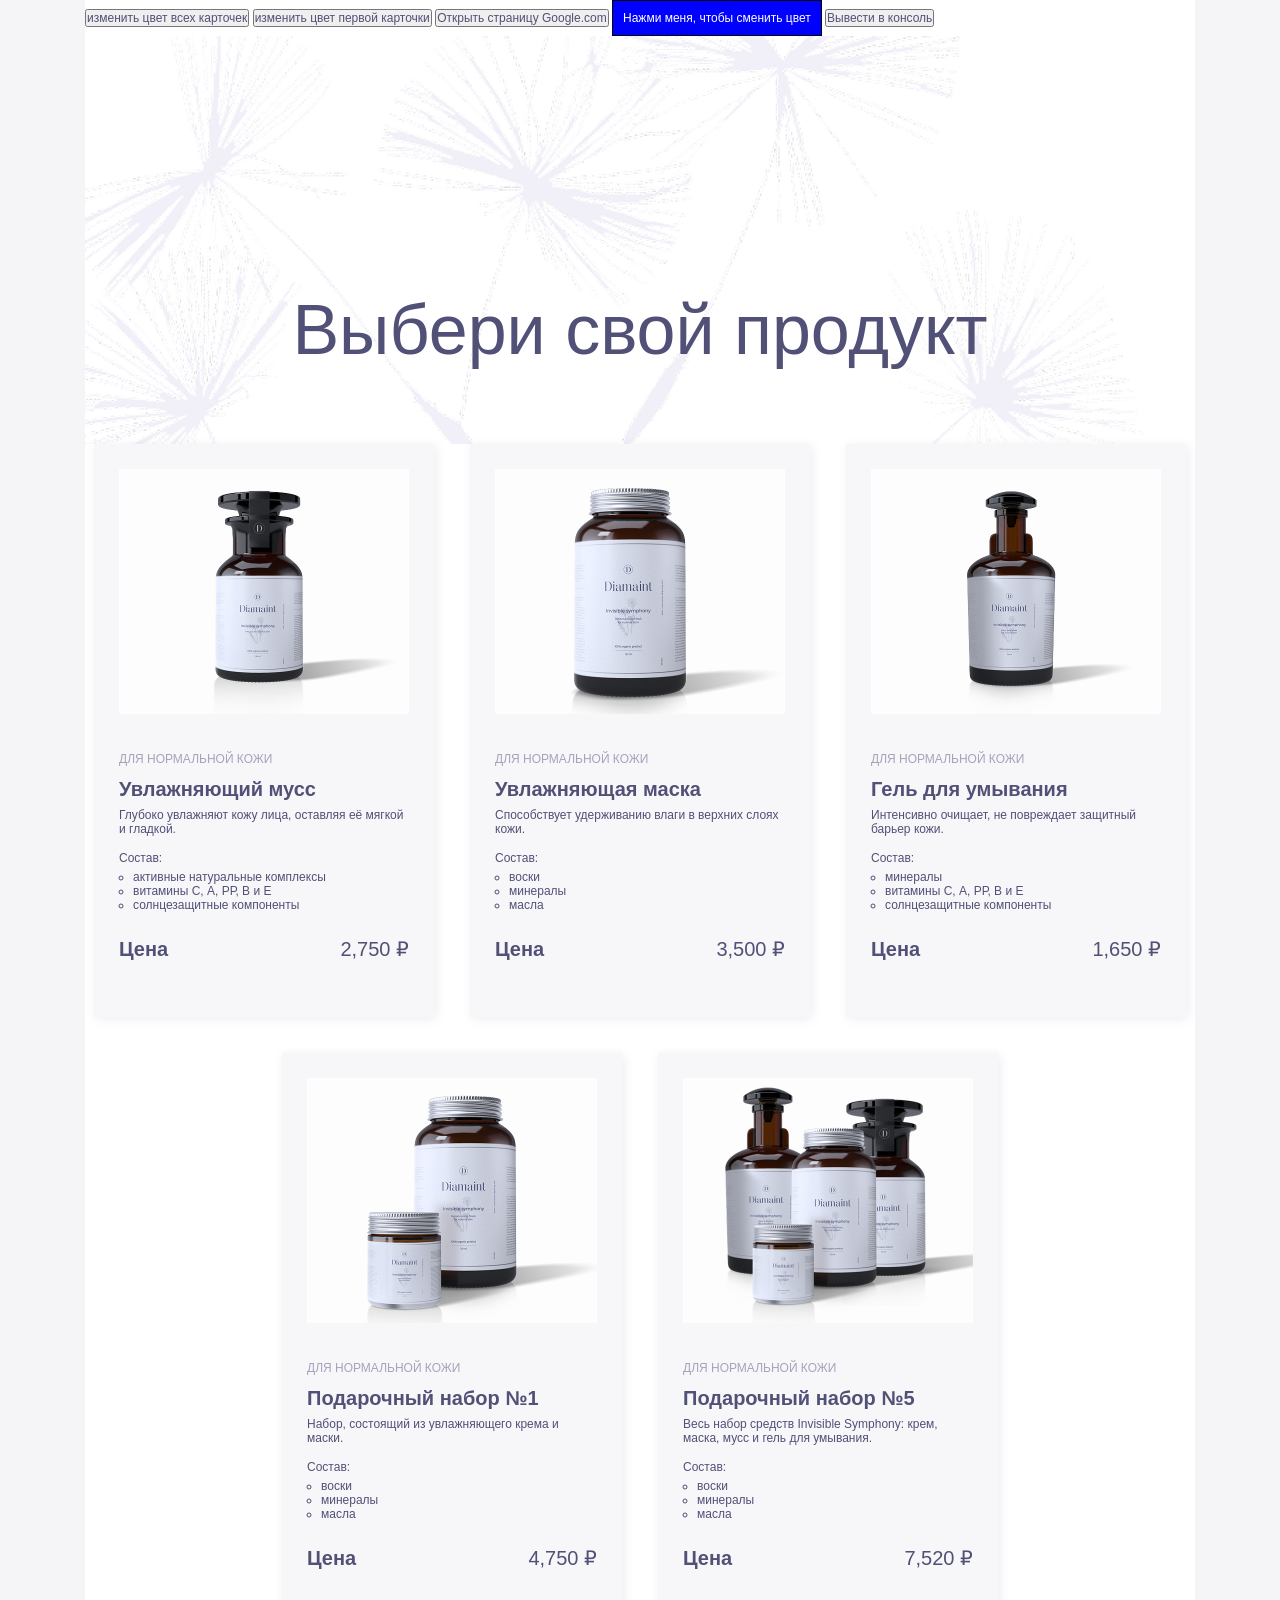
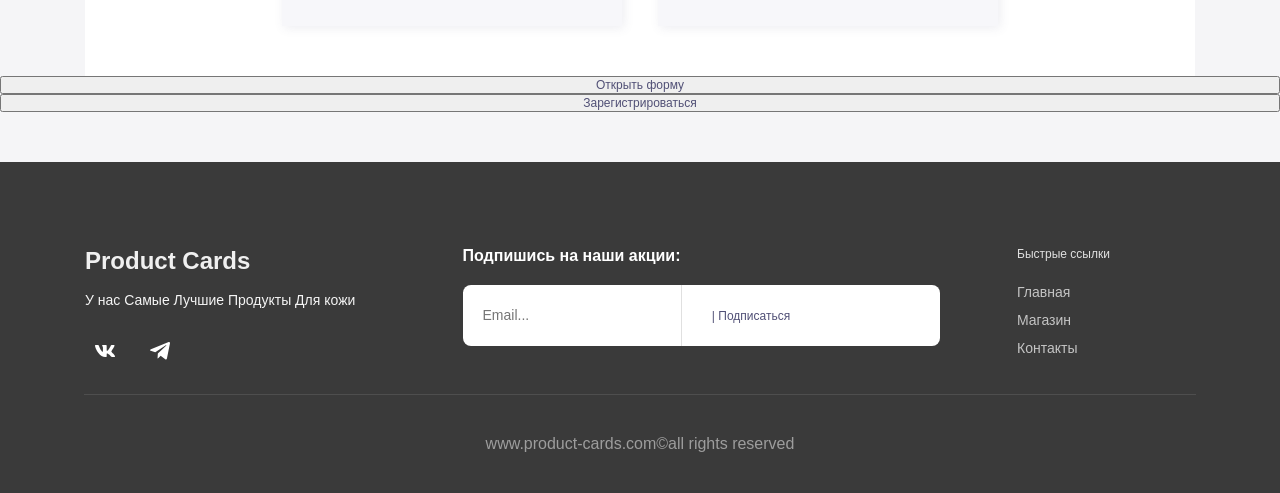
<file: index.html>
<!doctype html>
<head>
<meta charset="UTF-8" />
    <meta name="viewport" content="width=device-width, initial-scale=1.0" />
    <title>product-card</title>
    <link rel="icon" href="data:," />
    <link rel="stylesheet" href="style.css" />
    <link rel="preconnect" href="https://fonts.googleapis.com" />
    <link rel="preconnect" href="https://fonts.gstatic.com" crossorigin />
    <title>ООП Задание</title>
    <style>
        .modal { display: none; position: fixed; top: 50%; left: 50%; transform: translate(-50%, -50%); border: 1px solid #000; padding: 20px; background: white; }
        .modal.active { display: block; }
    </style>
    
</head>
  <body>
    <div class="page-layout">
      <button id="change-color-all-card-button">изменить цвет всех карточек</button>
      <button id="change-color-first-card-button">изменить цвет первой карточки</button>
      <button id="open-google">Открыть страницу Google.com</button>
      <button id="color-toggle-button">Нажми меня, чтобы сменить цвет</button>
      <button id="main-title-button">Вывести в консоль</button>
      <div class="header-container">
      <h1 class="main-title">Выбери свой продукт</h1>
      </div>

      <div class="cards-container-box" id="product-list">
        <template id="product-template">
          <div class="card-container">
            <img class="product-img" width="290" height="245" />
            <span class="product-category"></span>
            <h3 class="product-name"></h3>
            <p class="product-description"></p>
            <span class="composition-title">Состав:</span>
            <ul class="product-composition-list"></ul>
            <div class="product-price-container">
              <span class="price-label">Цена</span>
              <span class="product-price price-value"></span>
            </div>
            </div>
        </template>
        </div>
    </div>

    <div id="myModal" class="modal">
        <button class="close-btn">&times;</button>
        <form id="myForm">
            <input type="text" name="username" placeholder="Имя" required>
            <input type="email" name="email" placeholder="Email" required>
            <button type="submit">Отправить</button>
        </form>

    </div>
    <button id="openBtn">Открыть форму</button>
    <button id="open-modal">Зарегистрироваться</button>
    <div id="registration-modal" class="modal" aria-hidden="true">
    <div class="modal-content">
        <span class="close close-btn">&times;</span>
        <h2>Регистрация</h2>
        <form id="registration-form">
          <label for="first-name">Имя:</label>
          <input type="text" id="first-name" name="first-name" placeholder="Введите имя" required/>
          <label for="last-name">Фамилия:</label>
          <input type="text" id="last-name" name="last-name" placeholder="Введите фамилию" required/>
          <label for="dob">Дата рождения:</label>
          <input type="date" id="dob" name="dob" required />
          <label for="login">Логин:</label>
          <input type="text" id="login" name="login" placeholder="Придумайте логин" required minlength="4" autocomplete="username"/>
          <label for="password">Пароль:</label>
          <input type="password"  id="password" name="password" placeholder="Введите пароль" required  minlength="6"  autocomplete="new-password"/>
          <label for="confirm-password">Повторите пароль:</label>
          <input type="password"  id="confirm-password"  name="confirm-password"  placeholder="Повторите пароль"  required  autocomplete="new-password"/>
          <button type="submit">Отправить</button>
        </form>
      </div>
    </div>
    <footer class="site-footer">
      <div class="footer-container">
        <div class="footer-section-text-section">
          <h4 class="company-slogan">Product Cards</h4>
          <p class="slogan-text" style="white-space: nowrap">
            У нас Самые Лучшие Продукты Для кожи
          </p>
          <div class="social-icons">
            <a href="#" class="social-icon" aria-label="Telegram">
              <img src="images/tg-icon.svg" alt="Telegram" />
            </a>
            <a href="#" class="social-icon" aria-label="ВКонтакте">
              <img src="images/vk-icon.svg" alt="ВКонтакте" />
            </a>
          </div>
        </div>

        <div class="footer-section-newsletter">
          <h4 class="newsletter-title">Подпишись на наши акции:</h4>
          <form class="newsletter-form" id="user-signup-form">
            <div class="newsletter-container">
              <input class="email-input" type="email" id="footer-email" name="email" placeholder="Email..."  required/>
              <button type="submit" class="subscribe-btn">| Подписаться</button>
            </div>
          </form>
        </div>

        <nav class="footer-section-links-section">
          <h4 class="links-title">Быстрые ссылки</h4>
          <ul class="footer-links-list">
            <li>
              <a href="#" class="footer-link">Главная</a>
            </li>
            <li>
              <a href="#" class="footer-link">Магазин</a>
            </li>
            <li>
              <a href="#" class="footer-link">Контакты</a>
            </li>
          </ul>
        </nav>
      </div>

      <div class="footer-bottom">
        <p class="copyright-text">www.product-cards.com©all rights reserved</p>
      </div>
    </footer>
    <div class="overlay" id="overlay"></div>
    <script src="main.js" type="module"></script>
</body>
</file>
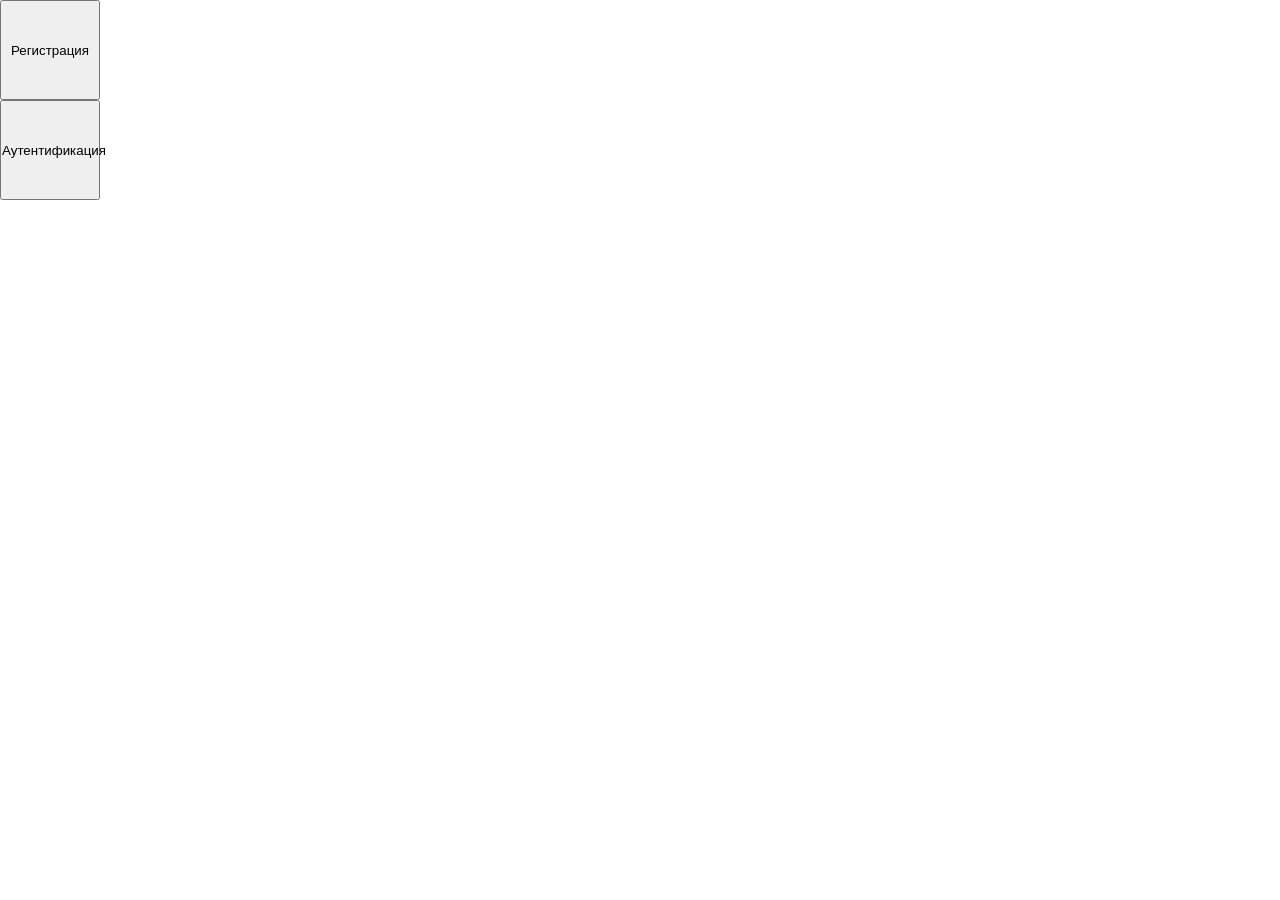
<file: homework-12/index.html>
<!DOCTYPE html>
<html lang="en">
<head>
  <meta charset="UTF-8">
  <meta name="viewport" content="width=device-width, initial-scale=1.0">
  <title>Document</title>
  <link rel="stylesheet" href="style.css">
  <link rel="icon" href="data:,">
</head>
<body>
  <div class="overlay" id="overlay"></div>

  <button class="button" id="registration-button">Регистрация</button>
  <button class="button" id="auth-button">Аутентификация</button>

  <div id="registration-modal" class="modal">
  <button class="modal-close-button">X</button>
  <h1>Регистрация</h1>
  <span>Пароль</span>
  <span>Повторите пароль</span>
  <span>Логин</span>
  <span>Почта</span>
</div>
<div id="auth-modal" class="modal">
  <button class="modal-close-button">X</button>
  <h1>Аутентификация</h1>
  <p>Логин</p>
  <p>Пароль</p>
</div>

  <script type="module" src="script.js"></script>
</body>
</html>
</file>
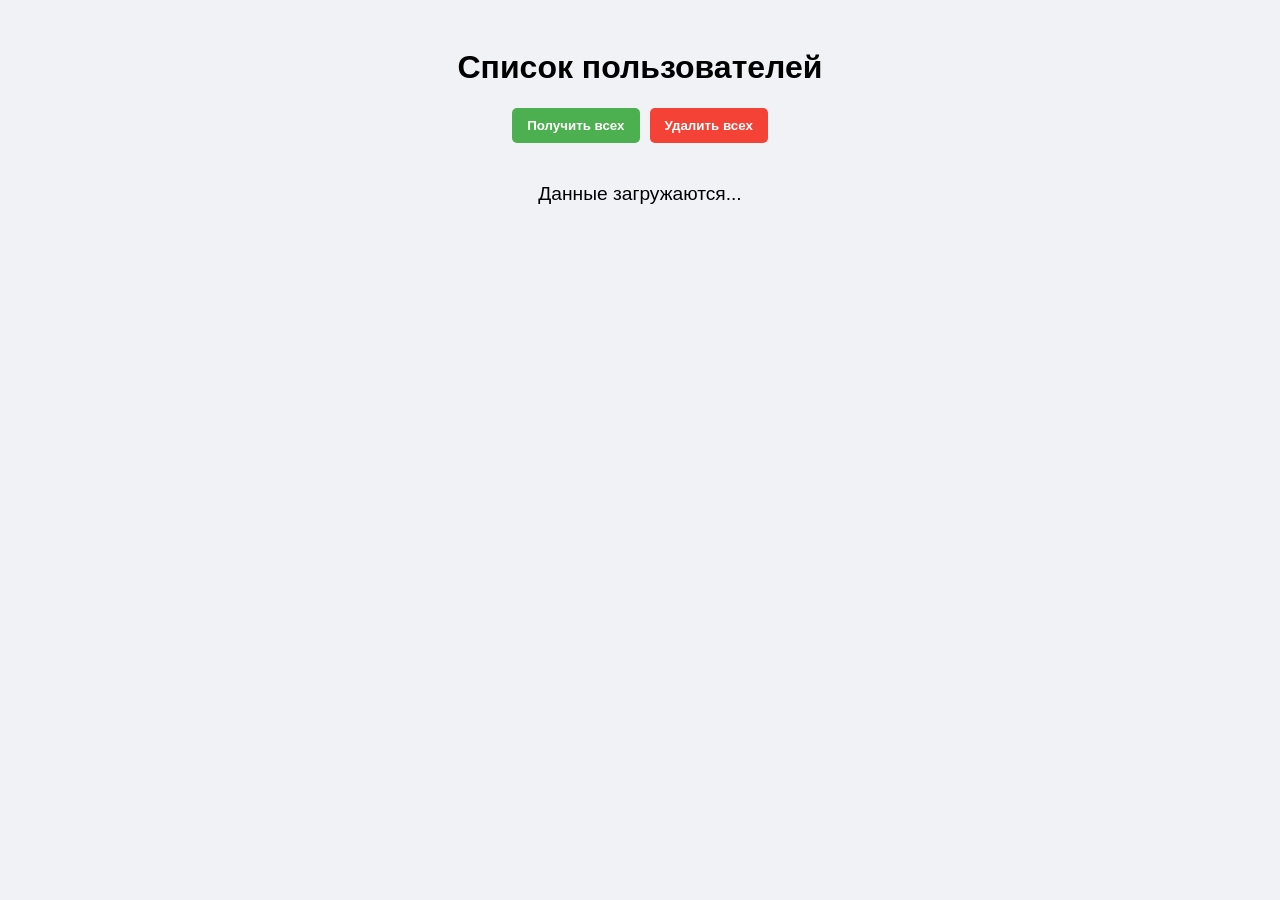
<file: homework-13/async.html>
<!doctype html>
<html lang="ru">
  <head>
    <meta charset="UTF-8" />
    <meta name="viewport" content="width=device-width, initial-scale=1.0" />
    <title>Async Users Database</title>
    <link rel="stylesheet" href="style.css" />
  </head>
  <body>
    <h1>Список пользователей</h1>

    <div class="controls">
      <button id="get-all-btn">Получить всех</button>
      <button id="delete-all-btn">Удалить всех</button>
    </div>

    <div id="status"></div>
    <div id="container"></div>
    <template id="user-template">
      <div class="card">
        <h3 class="user-full-name"></h3>
        <p>
          <b>Возраст:</b>
          <span class="user-age"></span>
        </p>

        <p>
          <b>Email:</b>
          <span class="user-email"></span>
        </p>

        <p>
          <b>Город:</b>
          <span class="user-city"></span>
        </p>

        <p>
          <b>Тел:</b>
          <span class="user-phone"></span>
        </p>
        <button class="delete-card-btn">Удалить пользователя</button>
      </div>
    </template>

    <script src="async.js"></script>
  </body>
</html>
</file>
<file: style.css>
* {
    box-sizing: border-box;
    margin: 0;
    padding: 0;
    font-family: 'Montserrat', sans-serif;
    color: #515076;
    font-weight: 400;
    font-size: 12px;
}

body {
    font-family: 'Montserrat', sans-serif;
    background-color: #f5f5f7; 
    display: flex;
    flex-direction: column;
    min-height: 100vh;
    color: #333;
}

.page-layout {
    width: 1110px;
    margin: 0 auto;
    background-color: #ffffff; 
}

.header-container { 
    display: flex;
    flex-direction: row;
    justify-content: center;
    align-items: center;
    height: 697px;
    background: #ffffff url('images/dandelions.png') center/cover no-repeat; 
    position: relative;
    z-index: 1; 
}

.cards-container-box { 
    width: 1110px;
    position: relative; 
    z-index: 10; 
    margin: -289px auto 0; 
    display: flex;
    gap: 36px;
    justify-content: center;
    flex-wrap: wrap;
    background-color: #ffffff; 
    box-shadow: none; 
    padding-bottom: 50px;
}

.main-title {
    font-weight: 400;
    font-size: 70px;
    line-height: 78px;
    margin-bottom: 110px;
}

.card-container {
    width: 340px;
    height: 573px;
    padding: 25px;
    background-color: #F7F7FA;
    box-shadow: 2px 2px 10px 0px #5150761A;
}

.product-category {
    font-size: 12px;
    line-height: 24px;
    text-transform: uppercase;
    color: #A5A3B9;
    margin-top: 30px;
    margin-bottom: 5px;
    display: block;
}

.product-name {
    font-weight: 700;
    font-size: 20px;
    line-height: 27px;
    margin-bottom: 5px;
}

.product-description {
    margin-bottom: 15px;
}

.composition-title {
    display: block;
    margin-top: 5px;
    margin-bottom: 5px;
}

.product-composition-list {
    list-style: circle;
    margin-bottom: 25px;
}

.composition-item {
    margin-left: 14px;
}

.product-price-container {
    display: flex;
    justify-content: space-between;
}

.price-label {
    font-weight: 700;
    font-size: 20px;
    line-height: 24px;
}

.price-value {
    font-size: 20px;
    line-height: 24px;
}

.btn-style {
    padding: 10px;
    border: 1px solid black;
    cursor: pointer;
}

.text-white {
    color: white;
}

.bg-blue {
    background-color: blue;
}

.bg-red {
    background-color: red;
}

.modal {
    display: none;
    position: fixed;
    top: 50%;
    left: 50%;
    transform: translate(-50%, -50%);
    z-index: 1000;
    width: 90%;
    max-width: 500px;
}

.modal-showed {
    display: block !important;
}

.overlay {
    display: none;
    position: fixed;
    top: 0;
    left: 0;
    width: 100%;
    height: 100%;
    background: rgba(0, 0, 0, 0.6);
    z-index: 900;
}

.modal-content {
    padding: 50px;
    background: #fff;
}

.modal label {
    display: block;
    margin-bottom: 5px;
    font-weight: bold;
}

.modal input,
.modal button {
    display: block;
    width: 100%;
    margin-bottom: 15px;
    padding: 10px;
    border-radius: 4px;
}

.modal input {
    border: 1px solid #ccc;
}

.modal button {
    background-color: #4CAF50;
    color: white;
    border: none;
    cursor: pointer;
    font-weight: 600;
    transition: background 0.3s;
}

.modal button:hover {
    background-color: #45a049;
}

.site-footer {
    width: 100%;
    margin-top: 50px;
    background: #3A3A3A;
    color: #FFFFFF;
    padding: 85px 84px 40px;
}

.footer-container {
    display: flex;
    justify-content: space-between;
    align-items: flex-start;
    flex-wrap: wrap;
    gap: 40px;
    margin-bottom: 60px;
    max-width: 1110px;
    margin: 0 auto;
    min-height: 147px;
}

.footer-section-text-section {
    flex: 0 0 300px;
}

.company-slogan {
    font-size: 24px;
    font-weight: bold;
    margin-bottom: 15px;
    color: #f0f0f0;
}

.slogan-text {
    font-size: 14px;
    color: rgba(255, 255, 255, 0.95);
    line-height: 1.5;
    max-width: 250px;
}

.social-icons {
    display: flex;
    gap: 15px;
    margin-top: 20px;
}

.social-icon {
    display: flex;
    align-items: center;
    justify-content: center;
    width: 40px;
    height: 40px;
    transition: all 0.3s ease;
}

.social-icon:hover {
    transform: translateY(-2px);
}

.social-icon img {
    width: 20px;
    height: auto;
}

.footer-section-newsletter {
    flex: 0 0 477px;
    min-height: 103px;
}

.newsletter-title {
    font-size: 16px;
    font-weight: 600;
    margin-bottom: 20px;
    color: #FFFFFF;
}

.newsletter-form {
    display: flex;
    width: 477px;
    height: 61px;
    background: white;
    border-radius: 8px;
    overflow: hidden;
}

.newsletter-form input[type="email"] {
    flex: 1;
    padding: 15px 20px;
    border: none; 
    outline: none;
    background: white;
    color: #333;
    font-family: 'Montserrat', sans-serif;
    font-size: 14px;
    transition: all 0.3s ease;
}

.newsletter-form input[type="email"]:focus {
    outline: none;
    border: none; 
    background: rgba(255, 255, 255, 0.9); 
}

.newsletter-form button {
    height: 100%;
    padding: 0 30px;
    border: none;
    background: transparent;
    border-left: 1px solid #e0e0e0;
    cursor: pointer;
}

.newsletter-form button:hover {
    background-color: #f9f9f9;
}

.footer-section-links-section {
    width: 178px;
    height: 147px;
}

.links-title {
    color: #e0e0e0;
    margin-bottom: 23px;
    display: block;
}

.footer-links-list {
    list-style: none;
}

.footer-links-list li {
    margin-bottom: 12px;
}

.footer-links-list li a {
    color: rgba(255, 255, 255, 0.7);
    text-decoration: none;
    font-size: 14px;
    transition: 0.3s;
}

.footer-links-list li a:hover {
    color: #FFFFFF;
}

.footer-bottom {
    text-align: center;
    padding-top: 40px;
    border-top: 1px solid rgba(255, 255, 255, 0.1);
}

.copyright-text {
    font-size: 16px;
    color: rgba(255, 255, 255, 0.5);
}
</file>
<file: homework-12/style.css>
* {
  margin: 0;
  padding: 0;
}
.button {
  display: block;
  width: 100px;
  height: 100px;
}
.modal-close-button {
  display: block;
  position: absolute;
  top: 10px;
  right: 10px;
  border: none;
  background-color: transparent;
  cursor: pointer;
  padding: 10px;
}
.modal {
  position: fixed;
  display: none;
  top: 50%;
  left: 50%;
  transform: translate(-50%, -50%);
  width: 60rem;
  height: 50rem;
  background-color: #fff;
  border-radius: 20px;
  z-index: 11;
}
.modal-showed {
  display: block;
}
.overlay {
  position: fixed;
  inset: 0;
  display: none;
  background-color: rgba(0, 0, 0, 0.6);
  z-index: 10;
}
.overlay-showed {
  display: block;
}
</file>
<file: homework-13/style.css>
body {
    font-family: 'Segoe UI', sans-serif;
    background-color: #f0f2f5;
    display: flex;
    flex-direction: column;
    align-items: center;
    padding: 20px;
}

.controls {
    margin-bottom: 20px;
    display: flex;
    gap: 10px;
}

button {
    padding: 10px 15px;
    cursor: pointer;
    border-radius: 5px;
    border: none;
    font-weight: bold;
}

#get-all-btn{
    background-color: #4CAF50;
    color: white;
}

#delete-all-btn {
    background-color: #f44336;
    color: white;
}

#status {
    margin: 20px;
    font-size: 1.2rem;
}

.error {
    color: #d32f2f;
    font-weight: bold;
}

.info {
    color: #1976d2;
}

#container {
    display: grid;
    grid-template-columns: repeat(auto-fit, minmax(250px, 1fr));
    gap: 20px;
    width: 100%;
    max-width: 1000px;
}

.card {
    background: white;
    padding: 20px;
    border-radius: 8px;
    box-shadow: 0 2px 10px rgba(0, 0, 0, 0.1);
}

.delete-card-btn {
    background-color: #ff9800;
    color: white;
    margin-top: 10px;
    width: 100%;
}
</file>
